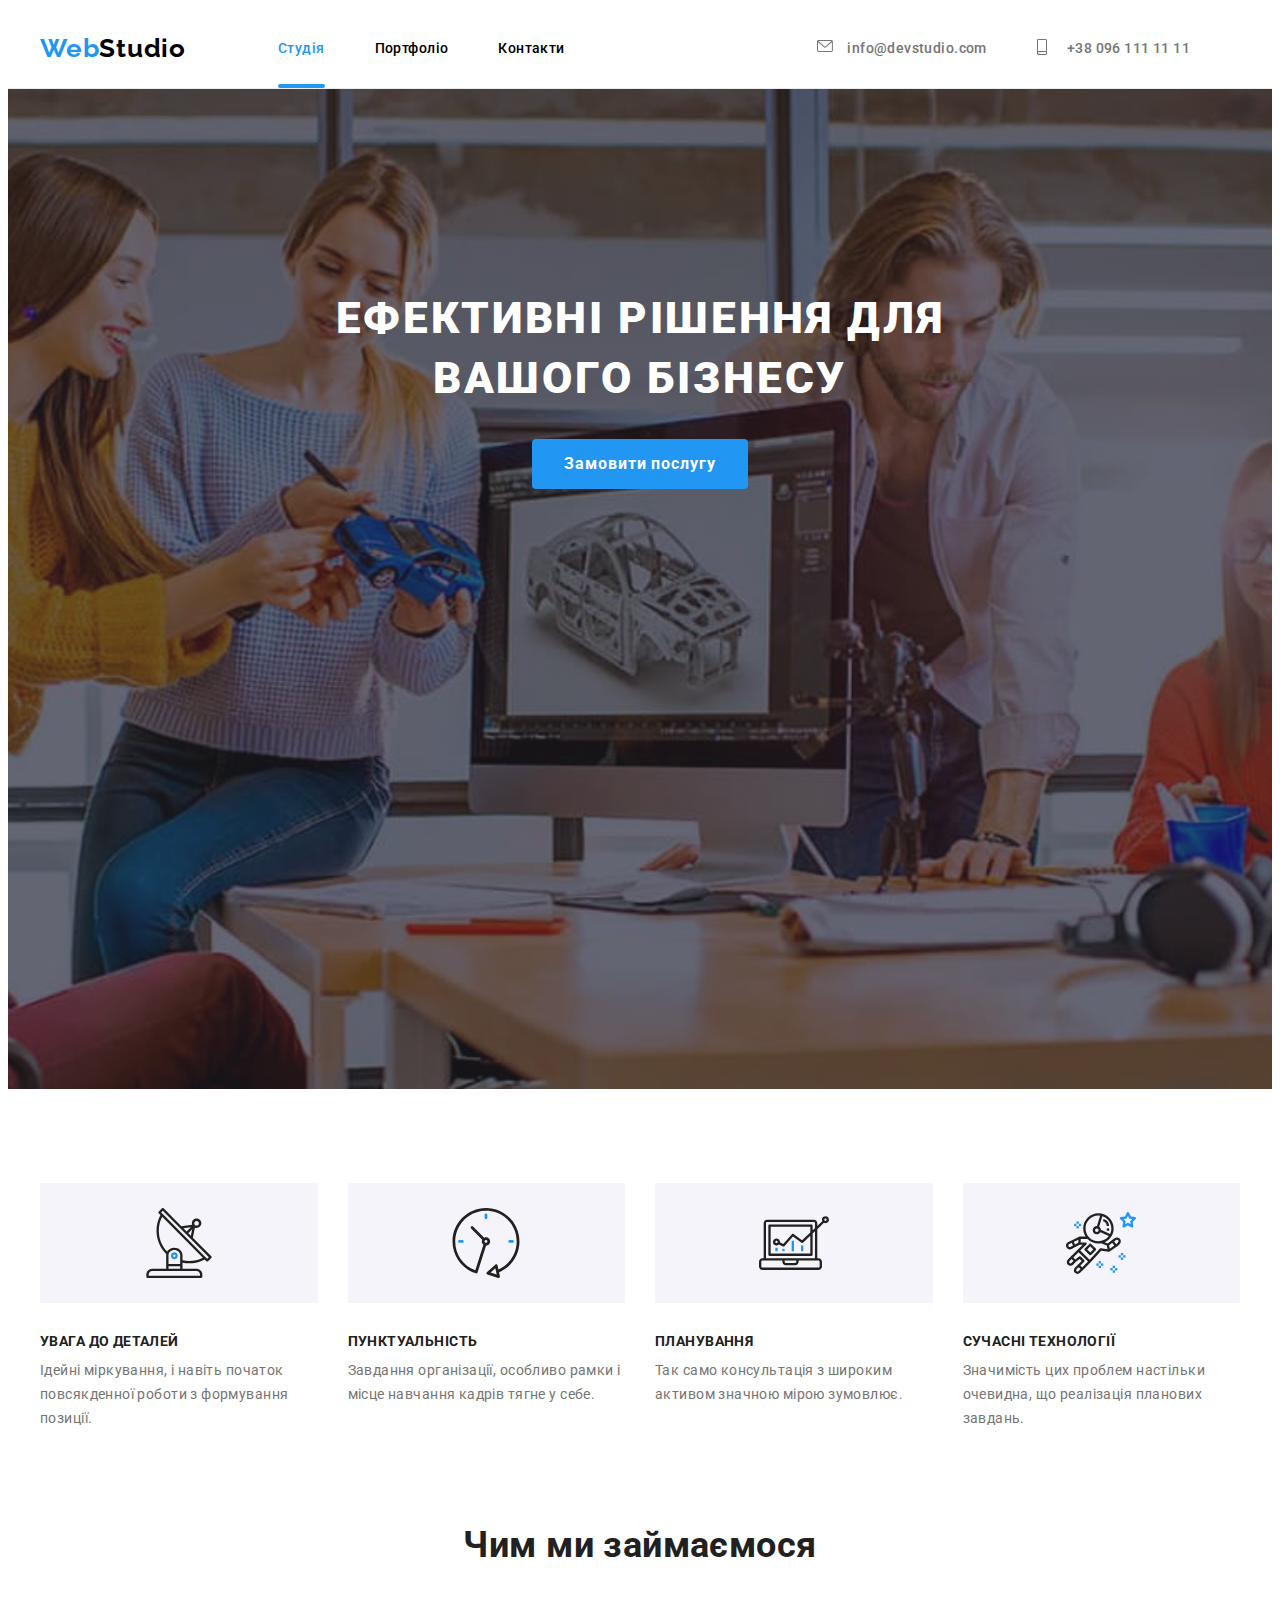
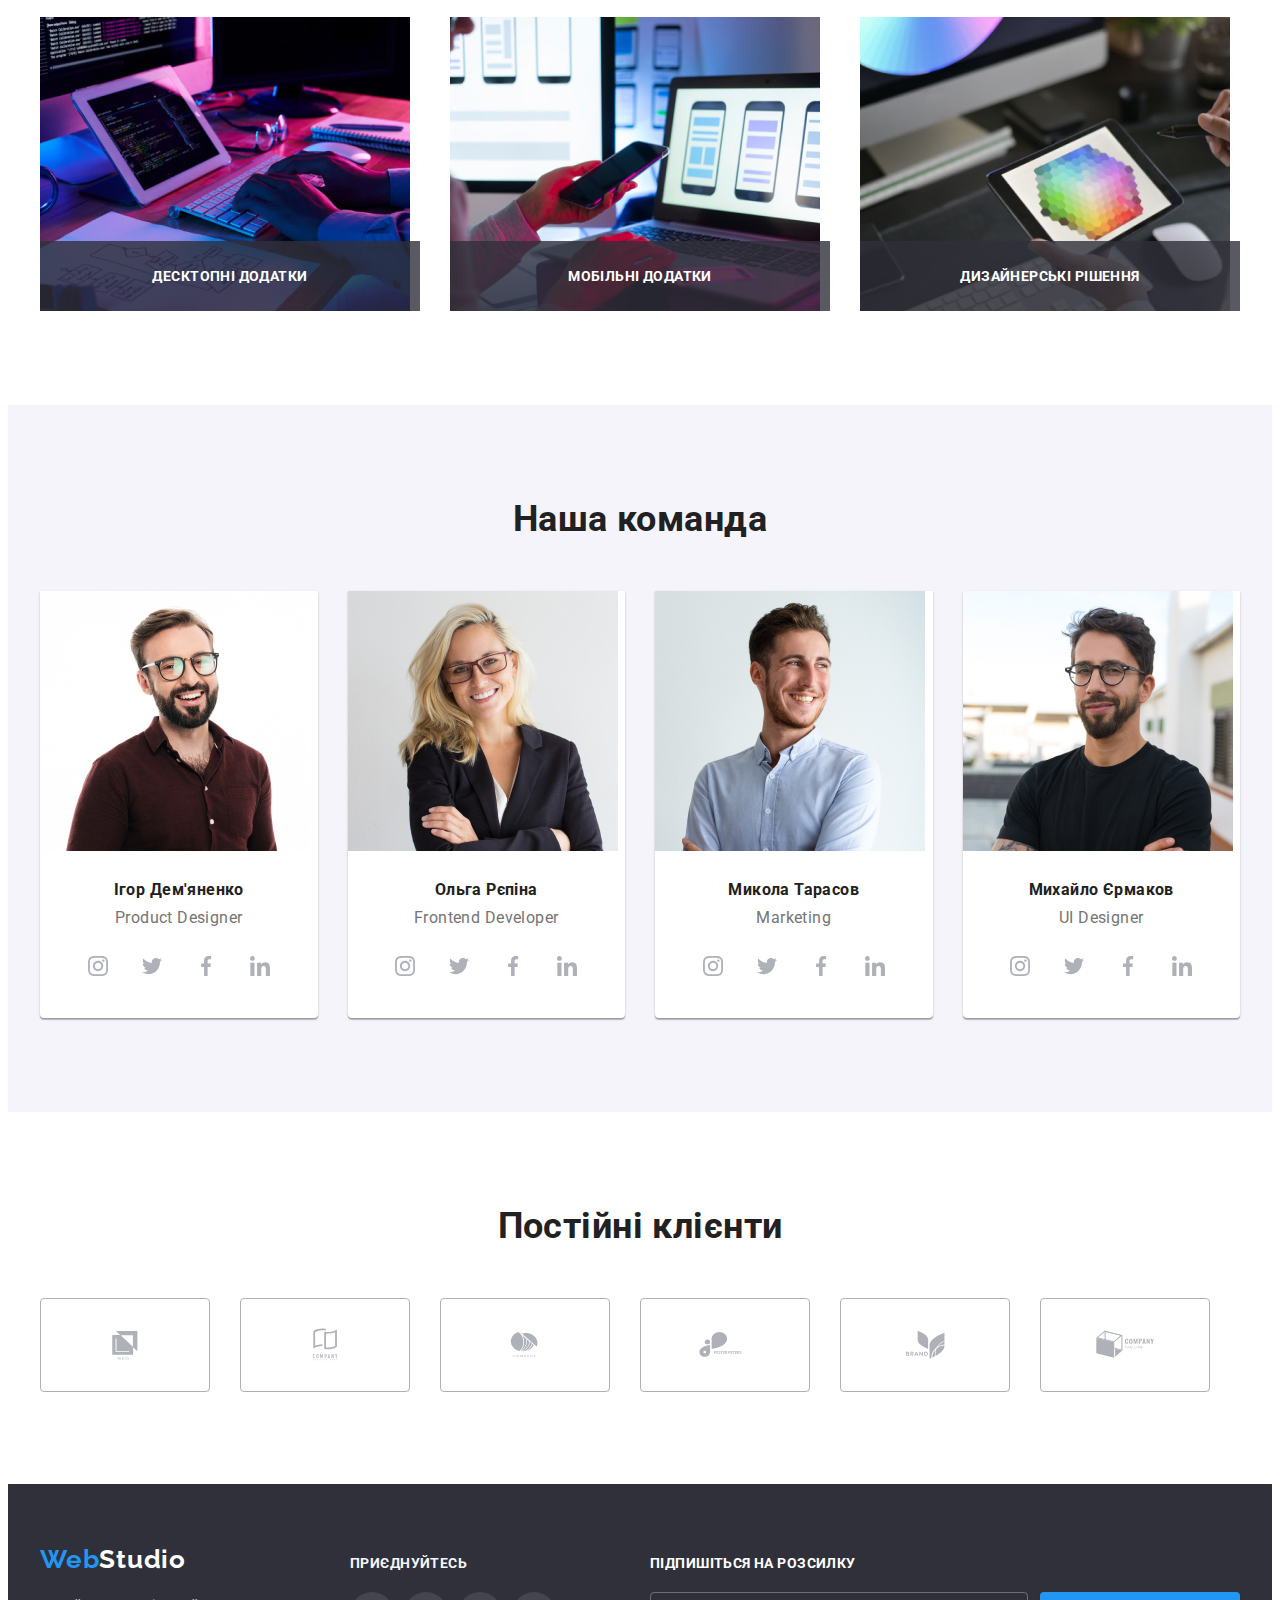
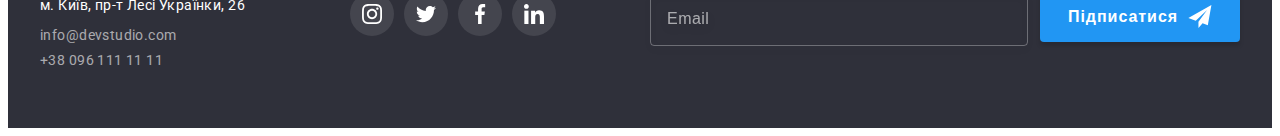
<file: index.html>
<!DOCTYPE html>
<html lang="uk">
<head>
    <meta charset="UTF-8">
    <meta http-equiv="X-UA-Compatible" content="IE=edge">
    <meta name="viewport" content="width=device-width, initial-scale=1.0">
    <link rel="stylesheet" href="https://cdnjs.cloudflare.com/ajax/libs/modern-normalize/1.1.0/modern-normalize.min.css" integrity="sha512-wpPYUAdjBVSE4KJnH1VR1HeZfpl1ub8YT/NKx4PuQ5NmX2tKuGu6U/JRp5y+Y8XG2tV+wKQpNHVUX03MfMFn9Q==" crossorigin="anonymous" referrerpolicy="no-referrer">
    <link rel="stylesheet" href="css/styles.css" type="text/css">
    <link href="https://fonts.googleapis.com/css2?family=Raleway:wght@700&family=Roboto:wght@400;500;700;900&display=swap" rel="stylesheet">
    <title>WebStudio</title>
</head>
<body>
    <header class="header">
        <div class="container header-container">
            <nav class="navigation">
                <a class="logo link" href="./index.html"><span lang="en">Web<span class="logo-part-header">Studio</span></span></a>
                <ul class="nav-list list">
                    <li class="nav-list-item"><a class="nav-link link current" href="./index.html">Студія</a></li>
                    <li class="nav-list-item"><a class="nav-link link" href="./portfolio.html">Портфоліо</a></li>
                    <li class="nav-list-item"><a class="nav-link link" href="#">Контакти</a></li>
                </ul>
            </nav>
                <ul class="contacts-list list">
                    <li class="contact-list-link contact-list-mail">
                        <a href="mailto:info@devstudio.com" class="contacts contact-icon link">
                            <svg class="contact-icon-mail">
                                <use href="./images/sprite.svg#email" width="16" height="12"></use>
                            </svg>info@devstudio.com
                        </a>
                    </li>
                    <li class="contact-list-link contact-list-number">
                        <a href="tel:+380961111111" class="contacts contact-icon link">
                            <svg class="contact-icon-number">
                                <use href="./images/sprite.svg#smartphone" width="10" height="16"></use>
                            </svg>+38 096 111 11 11
                        </a>
                    </li>
                </ul>
        </div>
    </header>
    <main>
        <section class="hero-section">
            <div class="container">
                <h1 class="hero-title">Ефективні рішення для вашого бізнесу</h1>
                <button type="button" class="main-btn" data-modal-open>Замовити послугу</button>
            </div>
        </section>
        <section class="section">
            <div class="container">
                <h2 class="visually-hidden">Переваги та послуги, які надає веб-сайт</h2>
                <ul class="about-hero list">
                    <li class="about-hero-card icon-antenna">
                        <h3 class="section-list-title">увага до деталей</h3>
                        <p class="section-list-text">
                            Ідейні міркування, і навіть початок повсякденної роботи з формування позиції.
                        </p>
                    </li>
                    <li class="about-hero-card icon-clock">
                        <h3 class="section-list-title">пунктуальність</h3>
                        <p class="section-list-text">
                            Завдання організації, особливо рамки і місце навчання кадрів тягне у себе.
                        </p>
                    </li>
                    <li class="about-hero-card icon-diagram">
                        <h3 class="section-list-title">планування</h3>
                        <p class="section-list-text">
                            Так само консультація з широким активом значною мірою зумовлює.
                        </p>
                    </li>
                    <li class="about-hero-card icon-astronaut">
                        <h3 class="section-list-title">сучасні технології</h3>
                        <p class="section-list-text">
                            Значимість цих проблем настільки очевидна, що реалізація планових завдань.
                        </p>
                    </li>
                </ul>
            </div>
        </section>
        <section class="about-section section">
            <div class="about container">
                <h2 class="section-title">Чим ми займаємося</h2>
                <ul class="about-list list">
                    <li class="about-card">
                        <div class="about-img">
                            <h3 class="about-img-title">десктопні додатки</h3>
                            <img src="./images/img1.jpg" alt="Робота над версткою" width="370" height="294">
                        </div>
                    </li>
                    <li class="about-card">
                        <div class="about-img">
                            <h3 class="about-img-title">мобільні додатки</h3>
                            <img src="./images/img2.jpg" alt="Робота над функціоналом застосунку" width="370" height="294">
                        </div>
                    </li>
                    <li class="about-card">
                        <div class="about-img">
                            <h3 class="about-img-title">дизайнерські рішення</h3>
                            <img src="./images/img3.jpg" alt="Робота над кольоровою гаммою" width="370" height="294">
                        </div>
                    </li>
                </ul>
            </div>
        </section>
        <section class="employees-section section">
            <div class="employees container">
                <h2 class="section-title">Наша команда</h2>
                <ul class="employees-list list">
                    <li class="employees-card">
                        <img src="./images/igor.jpg"
                            alt="Ігор Дем'яненко" width="270" height="260"
                        >
                        <div class="employees-content-wrapper">
                            <h3 class="section-hero">Ігор Дем'яненко</h3>
                            <p lang="en" class="section-text">Product Designer</p>
                            <ul class="social-list list">
                                <li class="social-list__item">
                                    <a class="social-list__item-link" href="#">
                                        <svg class="social-list__icon">
                                            <use href="./images/sprite.svg#instagram"></use>
                                        </svg>
                                    </a>
                                </li>
                                <li class="social-list__item">
                                    <a class="social-list__item-link" href="#">
                                        <svg class="social-list__icon">
                                            <use href="./images/sprite.svg#twitter"></use>
                                        </svg>
                                    </a>
                                </li>
                                <li class="social-list__item">
                                    <a class="social-list__item-link" href="#">
                                        <svg class="social-list__icon">
                                            <use href="./images/sprite.svg#facebook"></use>
                                        </svg>
                                    </a>
                                </li>
                                <li class="social-list__item">
                                    <a class="social-list__item-link" href="#">
                                        <svg class="social-list__icon">
                                            <use href="./images/sprite.svg#linkedin"></use>
                                        </svg>
                                    </a>
                                </li>
                            </ul>
                        </div>
                    </li>
                    <li class="employees-card">
                        <img src="./images/olga.jpg" 
                            alt="Ольга Рєпіна" width="270" height="260"
                        >
                        <div class="employees-content-wrapper">
                           <h3 class="section-hero">Ольга Рєпіна</h3>
                            <p lang="en" class="section-text">Frontend Developer</p> 
                            <ul class="social-list list">
                                <li class="social-list__item">
                                    <a class="social-list__item-link" href="#">
                                        <svg class="social-list__icon">
                                            <use href="./images/sprite.svg#instagram"></use>
                                        </svg>
                                    </a>
                                </li>
                                <li class="social-list__item">
                                    <a class="social-list__item-link" href="#">
                                        <svg class="social-list__icon">
                                            <use href="./images/sprite.svg#twitter"></use>
                                        </svg>
                                    </a>
                                </li>
                                <li class="social-list__item">
                                    <a class="social-list__item-link" href="#">
                                        <svg class="social-list__icon">
                                            <use href="./images/sprite.svg#facebook"></use>
                                        </svg>
                                    </a>
                                </li>
                                <li class="social-list__item">
                                    <a class="social-list__item-link" href="#">
                                        <svg class="social-list__icon">
                                            <use href="./images/sprite.svg#linkedin"></use>
                                        </svg>
                                    </a>
                                </li>
                            </ul>
                        </div>   
                    </li>
                    <li class="employees-card">
                        <img src="./images/mykola.jpg" 
                            alt="Микола Тарасов" width="270" height="260"
                        >
                        <div class="employees-content-wrapper">
                            <h3 class="section-hero">Микола Тарасов</h3>
                            <p lang="en" class="section-text">Marketing</p>
                            <ul class="social-list list">
                                <li class="social-list__item">
                                    <a class="social-list__item-link" href="#">
                                        <svg class="social-list__icon">
                                            <use href="./images/sprite.svg#instagram"></use>
                                        </svg>
                                    </a>
                                </li>
                                <li class="social-list__item">
                                    <a class="social-list__item-link" href="#">
                                        <svg class="social-list__icon">
                                            <use href="./images/sprite.svg#twitter"></use>
                                        </svg>
                                    </a>
                                </li>
                                <li class="social-list__item">
                                    <a class="social-list__item-link" href="#">
                                        <svg class="social-list__icon">
                                            <use href="./images/sprite.svg#facebook"></use>
                                        </svg>
                                    </a>
                                </li>
                                <li class="social-list__item">
                                    <a class="social-list__item-link" href="#">
                                        <svg class="social-list__icon">
                                            <use href="./images/sprite.svg#linkedin"></use>
                                        </svg>
                                    </a>
                                </li>
                            </ul>
                        </div>
                    </li>
                    <li class="employees-card">
                        <img src="./images/misha.jpg" 
                            alt="Михайло Єрмаков" width="270" height="260"
                        >
                        <div class="employees-content-wrapper">
                            <h3 class="section-hero">Михайло Єрмаков</h3>
                            <p lang="en" class="section-text">UI Designer</p>
                            <ul class="social-list list">
                                <li class="social-list__item">
                                    <a class="social-list__item-link" href="#">
                                        <svg class="social-list__icon">
                                            <use href="./images/sprite.svg#instagram"></use>
                                        </svg>
                                    </a>
                                </li>
                                <li class="social-list__item">
                                    <a class="social-list__item-link" href="#">
                                        <svg class="social-list__icon">
                                            <use href="./images/sprite.svg#twitter"></use>
                                        </svg>
                                    </a>
                                </li>
                                <li class="social-list__item">
                                    <a class="social-list__item-link" href="#">
                                        <svg class="social-list__icon">
                                            <use href="./images/sprite.svg#facebook"></use>
                                        </svg>
                                    </a>
                                </li>
                                <li class="social-list__item">
                                    <a class="social-list__item-link" href="#">
                                        <svg class="social-list__icon">
                                            <use href="./images/sprite.svg#linkedin"></use>
                                        </svg>
                                    </a>
                                </li>
                            </ul>
                        </div>
                    </li>
                </ul>
            </div>
        </section>
        <section class="section">
            <div class="container">
                <h2 class="section-title">Постійні клієнти</h2>
                <ul class="client-list list">
                    <li class="client-list-item">
                        <a href="#" class="client-list-link link">
                            <svg class="client-icon" width="106" height="60">
                                <use href="./images/sprite.svg#client-1"></use>
                            </svg>
                        </a>
                    </li>
                    <li class="client-list-item">
                        <a href="#" class="client-list-link link">
                            <svg class="client-icon" width="106" height="60">
                                <use href="./images/sprite.svg#client-2"></use>
                            </svg>
                        </a>
                    </li>
                    <li class="client-list-item">
                        <a href="#" class="client-list-link link">
                            <svg class="client-icon" width="106" height="60">
                                <use href="./images/sprite.svg#client-3"></use>
                            </svg>
                        </a>
                    </li>
                    <li class="client-list-item">
                        <a href="#" class="client-list-link link">
                            <svg class="client-icon" width="106" height="60">
                                <use href="./images/sprite.svg#client-4"></use>
                            </svg>
                        </a>
                    </li>
                    <li class="client-list-item">
                        <a href="#" class="client-list-link link">
                            <svg class="client-icon" width="106" height="60">
                                <use href="./images/sprite.svg#client-5"></use>
                            </svg>
                        </a>
                    </li>
                    <li class="client-list-item">
                        <a href="#" class="client-list-link link">
                            <svg class="client-icon" width="106" height="60">
                                <use href="./images/sprite.svg#client-6"></use>
                            </svg>
                        </a>
                    </li>
                </ul>
            </div>
        </section>
    </main>
    <footer class="footer">
       <div class="container address-social">
            <div>
                <a class="link logo-footer" href="./index.html"><span lang="en">Web<span class="logo-part-footer">Studio</span></span></a>
                <address>
                    <ul class="list">
                        <li class="footer-list-item">
                            <a href="#" class="address">м. Київ, пр-т Лесі Українки, 26</a>
                        </li>
                        <li class="footer-list-item">
                            <a href="mailto:info@devstudio.com"
                                class="contacts-footer contacts contact-mail link">info@devstudio.com</a>
                        </li>
                        <li class="footer-list-item">
                            <a href="tel:+380961111111" class="contacts-footer contacts contact-number link">+38 096 111 11 11</a>
                        </li>
                    </ul>
                </address>
            </div>
            <div class="social-footer">
                <div class="footer-social">
                    <h2 class="footer-title">приєднуйтесь</h2>
                    <ul class="social-list-footer list">
                        <li class="social-list-footer__item">
                            <a class="social-list-footer__item-link" href="#">
                                <svg class="social-list-footer__icon">
                                    <use href="./images/sprite.svg#instagram"></use>
                                </svg>
                            </a>
                        </li>
                        <li class="social-list-footer__item">
                            <a class="social-list-footer__item-link" href="#">
                                <svg class="social-list-footer__icon">
                                    <use href="./images/sprite.svg#twitter"></use>
                                </svg>
                            </a>
                        </li>
                        <li class="social-list-footer__item">
                            <a class="social-list-footer__item-link" href="#">
                                <svg class="social-list-footer__icon">
                                    <use href="./images/sprite.svg#facebook"></use>
                                </svg>
                            </a>
                        </li>
                        <li class="social-list-footer__item">
                            <a class="social-list-footer__item-link" href="#">
                                <svg class="social-list-footer__icon">
                                    <use href="./images/sprite.svg#linkedin"></use>
                                </svg>
                            </a>
                        </li>
                    </ul>
                </div>
                <form name="subscription" class="subscription">
                    <p class="sub-label">підпишіться на розсилку</p>
                    <div class="sub">
                        <input type="email" name="email" placeholder="Email" class="sub-input">
                        <button type="submit" class="sub-btn">
                            Підписатися
                            <svg width="24" height="24" class="sub-icon">
                                <use href="./images/sprite.svg#send"></use>
                            </svg>
                        </button>
                    </div>
                </form>
            </div>
       </div>
    </footer>
    <div class="backdrop is-hidden" data-modal>
        <div class="modal">
            <button class="modal-close-btn" type="button" data-modal-close>
                <svg class="modal-close-icon" width="18" height="18">
                    <use href="./images/sprite.svg#close"></use>
                </svg>
            </button>
            <form class="contact-form">
                <p class="contact-form-title">Залиште свої дані, ми вам передзвонимо</p>
                <label class="contact-form-field">
                    <span class="contact-form-label">Ім'я</span>
                    <span class="contact-form-input-wrapper">
                        <input type="text" name="user-name" class="contact-form-input">
                        <svg class="contact-form-icon" width="18" height="18">
                            <use href="./images/sprite.svg#person-black"></use>
                        </svg>
                    </span>
                </label>
                <label class="contact-form-field">
                    <span class="contact-form-label">Телефон</span>
                    <span class="contact-form-input-wrapper">
                        <input type="tel" name="user-phone" class="contact-form-input">
                        <svg class="contact-form-icon" width="18" height="18">
                            <use href="./images/sprite.svg#phone-black"></use>
                        </svg>
                    </span> 
                </label>
                <label class="contact-form-field">
                    <span class="contact-form-label">Пошта</span>
                    <span class="contact-form-input-wrapper">
                        <input type="email" name="user-email" class="contact-form-input">
                        <svg class="contact-form-icon" width="18" height="18">
                            <use href="./images/sprite.svg#email-black"></use>
                        </svg>
                    </span>
                </label>
                <label class="contact-form-field">
                    <span class="contact-form-label">Коментар</span>
                    <textarea name="user-message" placeholder="Введіть текст" class="contact-form-message"></textarea>
                </label>
                <div class="contact-form-checkbox-wrapper">
                    <input name="accept-policy" type="checkbox" class="contact-form-checkbox" id="policy-checkbox" required>
                    <label for="policy-checkbox" class="contact-form-label-checkbox">Погоджуюся з розсилкою та приймаю <a href="#" class="contact-form-link">Умови договору</a></label>
                </div>
                <button type="submit" class="contact-form-submit-btn">Відправити</button>
            </form>
        </div>
    </div>
<script src="./js/modal.js"></script>
</body>
</html>
</file>
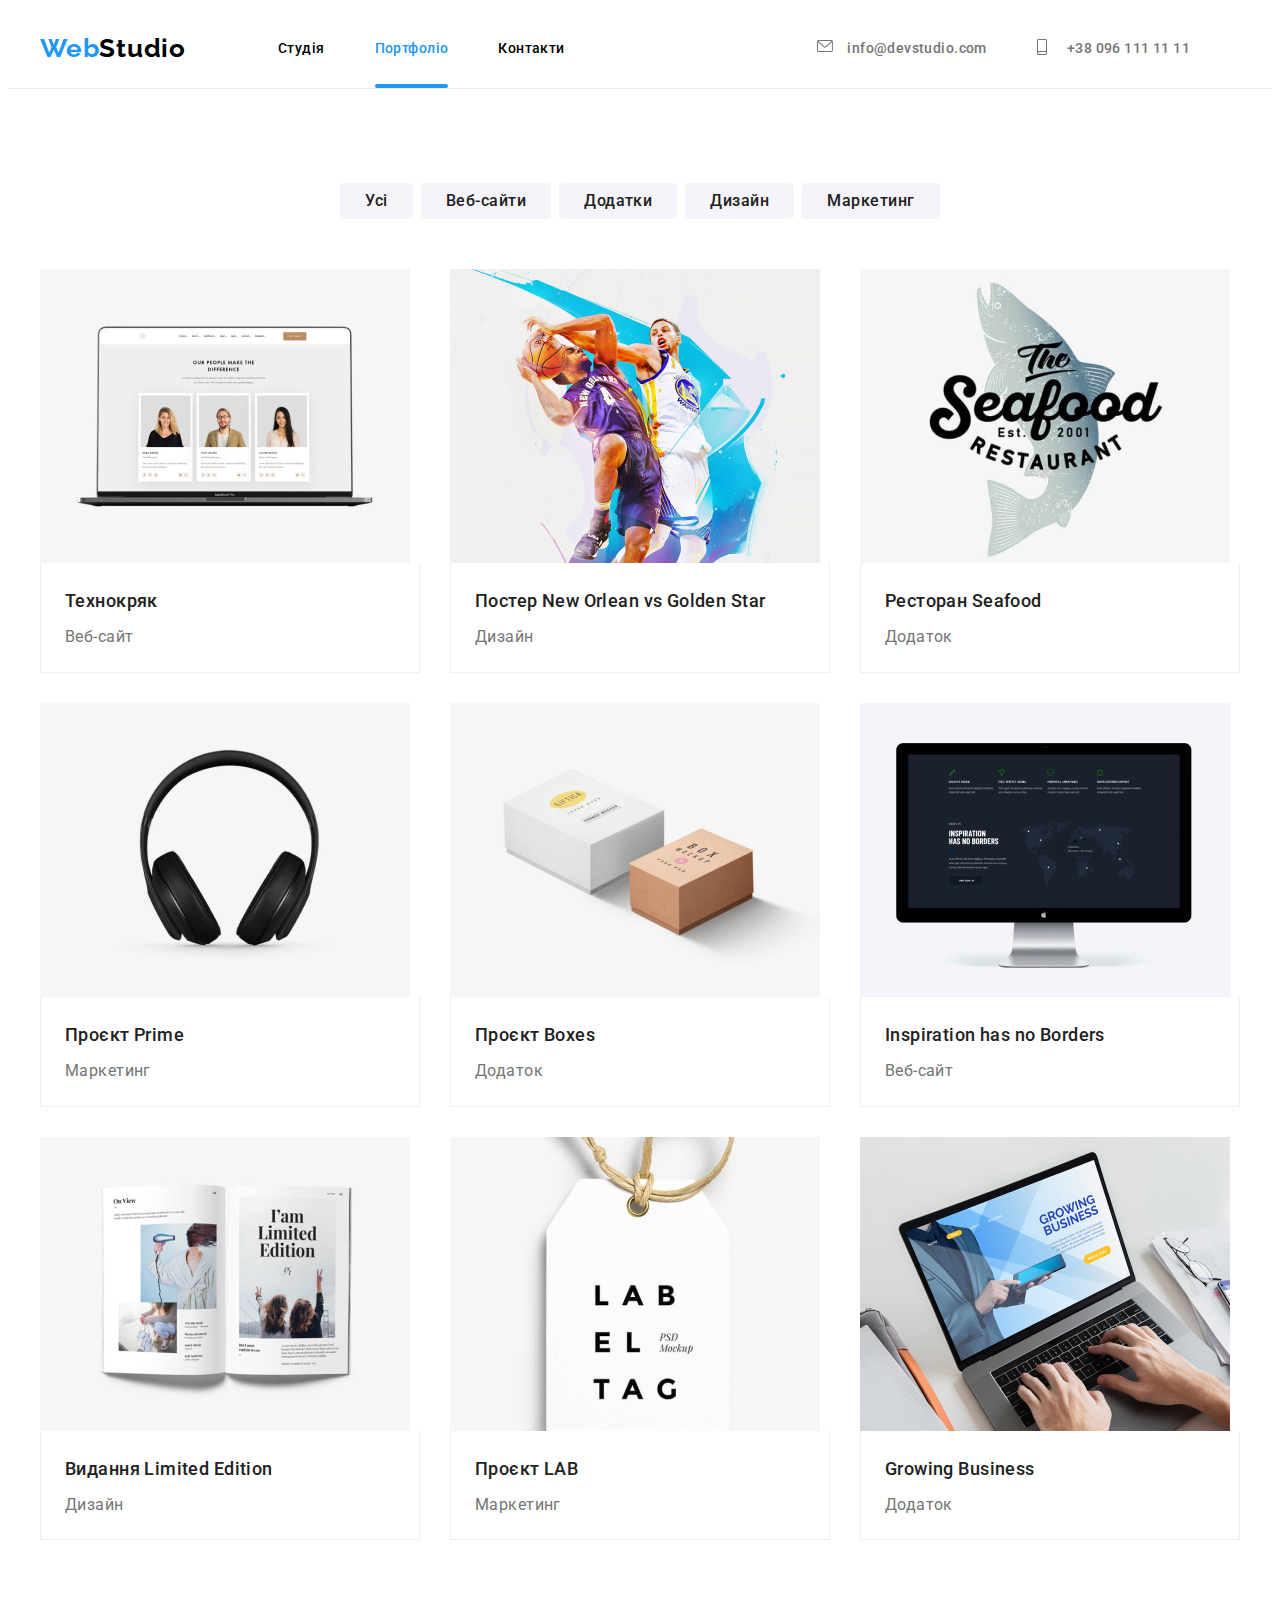
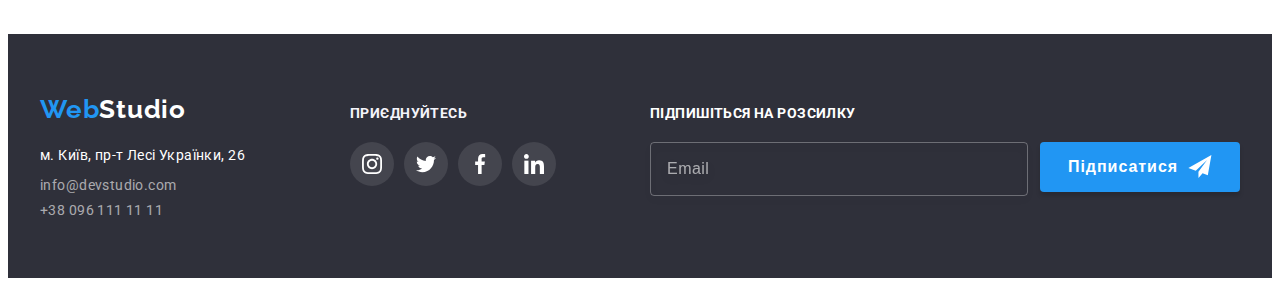
<file: portfolio.html>
<!DOCTYPE html>
<html lang="uk">

<head>
    <meta charset="UTF-8">
    <meta http-equiv="X-UA-Compatible" content="IE=edge">
    <meta name="viewport" content="width=device-width, initial-scale=1.0">
    <link rel="stylesheet" href="https://cdnjs.cloudflare.com/ajax/libs/modern-normalize/1.1.0/modern-normalize.min.css" integrity="sha512-wpPYUAdjBVSE4KJnH1VR1HeZfpl1ub8YT/NKx4PuQ5NmX2tKuGu6U/JRp5y+Y8XG2tV+wKQpNHVUX03MfMFn9Q==" crossorigin="anonymous" referrerpolicy="no-referrer">
    <link rel="stylesheet" href="css/styles.css">
    <link
        href="https://fonts.googleapis.com/css2?family=Raleway:wght@700&family=Roboto:wght@400;500;700;900&display=swap"
        rel="stylesheet">
    <title>Портфоліо</title>
</head>

<body>
    <header class="header">
        <div class="container header-container">
            <nav class="navigation">
                <a class="logo link" href="./index.html"><span lang="en">Web<span class="logo-part-header">Studio</span></span></a>
                <ul class="nav-list list">
                    <li class="nav-list-item"><a class="nav-link link" href="./index.html">Студія</a></li>
                    <li class="nav-list-item"><a class="nav-link link current" href="./portfolio.html">Портфоліо</a></li>
                    <li class="nav-list-item"><a class="nav-link link" href="#">Контакти</a></li>
                </ul>
            </nav>
            <ul class="contacts-list list">
                <li class="contact-list-link contact-list-mail">
                    <a href="mailto:info@devstudio.com" class="contacts contact-icon link">
                        <svg class="contact-icon-mail">
                            <use href="./images/sprite.svg#email" width="16" height="12"></use>
                        </svg>info@devstudio.com
                    </a>
                </li>
                <li class="contact-list-link contact-list-number">
                    <a href="tel:+380961111111" class="contacts contact-icon link">
                        <svg class="contact-icon-number">
                            <use href="./images/sprite.svg#smartphone" width="10" height="16"></use>
                        </svg>+38 096 111 11 11
                    </a>
                </li>
            </ul>
        </div>

    </header>
    <main>
        <section class="section">
            <div class="container">
                <h1 class="visually-hidden">Прихований заголовок</h1>
                <ul class="gallery-nav-list list">
                    <li class="gallery-nav-list-item">
                        <button class="main-btn-list" type="button">Усі</button>
                    </li>
                    <li class="gallery-nav-list-item">
                        <button class="main-btn-list" type="button">Веб-сайти</button>
                    </li>
                    <li class="gallery-nav-list-item">
                        <button class="main-btn-list" type="button">Додатки</button>
                    </li>
                    <li class="gallery-nav-list-item">
                        <button class="main-btn-list" type="button">Дизайн</button>
                    </li>
                    <li class="gallery-nav-list-item">
                        <button class="main-btn-list" type="button">Маркетинг</button>
                    </li>
                </ul>
                <ul class="gallery-list list">
                    <li class="gallery-card">
                        <a href="#" class="gallery-card-link link-list">
                            <div class="sliding">
                                <img src="./images/techno.jpg" alt="розгорнутий ноутбук" width="370" height:="294">
                                <div class="sliding-box">
                                    <p class="sliding-text">
                                        Ресурс пропонує комплексні пропозиції з різним рівнем функціоналу та сервісів. Все це дозволить відвідувачу отримати
                                        вичерпні відомості про компанію чи приватну особу.
                                    </p>
                                </div>
                            </div>
                            <div class="gallery-content-wrapper">
                                <h2 class="project-title">Технокряк</h2>
                                <p class="project-text">Веб-сайт</p>
                            </div>
                        </a>
                    </li>
                    <li class="gallery-card">
                        <a href="#" class="gallery-card-link link-list">
                            <div class="sliding">
                                <img src="./images/poster.jpg" alt="два баскетболіста" width="370" height="294">
                                <div class="sliding-box">
                                    <p class="sliding-text">
                                        Lorem ipsum dolor sit amet consectetur adipisicing elit. Praesentium eligendi suscipit, iure autem magnam quidem odio? Tempora porro fugit eligendi voluptates, odio culpa quo fuga!
                                    </p>
                                </div>
                            </div>
                            <div class="gallery-content-wrapper">
                                <h2 class="project-title">Постер <span lang="en">New Orlean vs Golden Star</span></h2>
                                <p class="project-text">Дизайн</p>
                            </div>
                        </a>
                    </li>
                    <li class="gallery-card">
                        <a href="#" class="gallery-card-link link-list">
                            <div class="sliding">
                                <img src="./images/restourant.jpg" alt="риба" width="370" height="294">
                                <div class="sliding-box">
                                    <p class="sliding-text">
                                        Lorem ipsum dolor sit amet consectetur adipisicing elit. Praesentium eligendi suscipit, iure autem magnam quidem odio? Tempora porro fugit eligendi voluptates, odio culpa quo fuga!
                                    </p>
                                </div>
                            </div>
                            <div class="gallery-content-wrapper">
                                <h2 class="project-title">Ресторан <span lang="en">Seafood</span></h2>
                                <p class="project-text">Додаток</p>
                            </div>
                        </a>
                    </li>
                    <li class="gallery-card">
                        <a href="#" class="gallery-card-link link-list">
                            <div class="sliding">
                                <img src="./images/prime.jpg" alt="навушники" width="370" height="294">
                                <div class="sliding-box">
                                    <p class="sliding-text">
                                        Lorem ipsum dolor sit amet consectetur adipisicing elit. Praesentium eligendi suscipit, iure autem magnam quidem odio? Tempora porro fugit eligendi voluptates, odio culpa quo fuga!
                                    </p>
                                </div>
                            </div>
                            <div class="gallery-content-wrapper">
                                <h2 class="project-title">Проєкт <span lang="en">Prime</span></h2>
                                <p class="project-text">Маркетинг</p>
                            </div>
                        </a>
                    </li>
                    <li class="gallery-card">
                        <a href="#" class="gallery-card-link link-list">
                            <div class="sliding">
                                <img src="./images/boxes.jpg" alt="дві коробки" width="370" height="294">
                                <div class="sliding-box">
                                    <p class="sliding-text">
                                        Lorem ipsum dolor sit amet consectetur adipisicing elit. Praesentium eligendi suscipit, iure autem magnam quidem odio? Tempora porro fugit eligendi voluptates, odio culpa quo fuga!
                                    </p>
                                </div>
                            </div>
                            <div class="gallery-content-wrapper">
                                <h2 class="project-title">Проєкт <span lang="en">Boxes</span></h2>
                                <p class="project-text">Додаток</p>
                            </div>
                        </a>
                    </li>
                    <li class="gallery-card">
                        <a href="#" class="gallery-card-link link-list">
                            <div class="sliding">
                                <img src="./images/borders.jpg" alt="монітор комп'єтера" width="370" height="294">
                                <div class="sliding-box">
                                    <p class="sliding-text">
                                        Lorem ipsum dolor sit amet consectetur adipisicing elit. Praesentium eligendi suscipit, iure autem magnam quidem odio? Tempora porro fugit eligendi voluptates, odio culpa quo fuga!
                                    </p>
                                </div>
                            </div>
                            <div class="gallery-content-wrapper">
                                <h2 class="project-title"><span lang="en">Inspiration has no Borders</span></h2>
                                <p class="project-text">Веб-сайт</p>
                            </div>
                        </a>
                    </li>
                    <li class="gallery-card">
                        <a href="#" class="gallery-card-link link-list">
                            <div class="sliding">
                                <img src="./images/edition.jpg" alt="журнал" width="370" height="294">
                                <div class="sliding-box">
                                    <p class="sliding-text">
                                        Lorem ipsum dolor sit amet consectetur adipisicing elit. Praesentium eligendi suscipit, iure autem magnam quidem odio? Tempora porro fugit eligendi voluptates, odio culpa quo fuga!
                                    </p>
                                </div>
                            </div>
                            <div class="gallery-content-wrapper">
                                <h2 class="project-title">Видання <span lang="en">Limited Edition</span></h2>
                                <p class="project-text">Дизайн</p>
                            </div>
                        </a>
                    </li>
                    <li class="gallery-card">
                        <a href="#" class="gallery-card-link link-list">
                            <div class="sliding">
                                <img src="./images/lab.jpg" alt="бірка" width="370" height="294">
                                <div class="sliding-box">
                                    <p class="sliding-text">
                                        Lorem ipsum dolor sit amet consectetur adipisicing elit. Praesentium eligendi suscipit, iure autem magnam quidem odio? Tempora porro fugit eligendi voluptates, odio culpa quo fuga!
                                    </p>
                                </div>
                            </div>
                            <div class="gallery-content-wrapper">
                                <h2 class="project-title">Проєкт <span lang="en">LAB</span></h2>
                                <p class="project-text">Маркетинг</p>
                            </div>
                        </a>
                    </li>
                    <li class="gallery-card">
                        <a href="#" class="gallery-card-link link-list">
                            <div class="sliding">
                                <img src="./images/growing.jpg" alt="ноутбук" width="370" height="294">
                                <div class="sliding-box">
                                    <p class="sliding-text">
                                        Lorem ipsum dolor sit amet consectetur adipisicing elit. Praesentium eligendi suscipit, iure autem magnam quidem odio? Tempora porro fugit eligendi voluptates, odio culpa quo fuga!
                                    </p>
                                </div>
                            </div>
                            <div class="gallery-content-wrapper">
                                <h2 class="project-title"><span lang="en">Growing Business</span></h2>
                                <p class="project-text">Додаток</p>
                            </div>
                        </a>
                    </li>
                </ul>
            </div>
        </section>
    </main>
<footer class="footer">
    <div class="container address-social">
        <div>
            <a class="link logo-footer" href="./index.html"><span lang="en">Web<span
                        class="logo-part-footer">Studio</span></span></a>
            <address>
                <ul class="list">
                    <li class="footer-list-item">
                        <a href="#" class="address">м. Київ, пр-т Лесі Українки, 26</a>
                    </li>
                    <li class="footer-list-item">
                        <a href="mailto:info@devstudio.com"
                            class="contacts-footer contacts contact-mail link">info@devstudio.com</a>
                    </li>
                    <li class="footer-list-item">
                        <a href="tel:+380961111111" class="contacts-footer contacts contact-number link">+38 096 111 11
                            11</a>
                    </li>
                </ul>
            </address>
        </div>
        <div class="social-footer">
            <div class="footer-social">
                <h2 class="footer-title">приєднуйтесь</h2>
                <ul class="social-list-footer list">
                    <li class="social-list-footer__item">
                        <a class="social-list-footer__item-link" href="#">
                            <svg class="social-list-footer__icon">
                                <use href="./images/sprite.svg#instagram"></use>
                            </svg>
                        </a>
                    </li>
                    <li class="social-list-footer__item">
                        <a class="social-list-footer__item-link" href="#">
                            <svg class="social-list-footer__icon">
                                <use href="./images/sprite.svg#twitter"></use>
                            </svg>
                        </a>
                    </li>
                    <li class="social-list-footer__item">
                        <a class="social-list-footer__item-link" href="#">
                            <svg class="social-list-footer__icon">
                                <use href="./images/sprite.svg#facebook"></use>
                            </svg>
                        </a>
                    </li>
                    <li class="social-list-footer__item">
                        <a class="social-list-footer__item-link" href="#">
                            <svg class="social-list-footer__icon">
                                <use href="./images/sprite.svg#linkedin"></use>
                            </svg>
                        </a>
                    </li>
                </ul>
            </div>
            <form name="subscription" class="subscription">
                <p class="sub-label">підпишіться на розсилку</p>
                <div class="sub">
                    <input type="email" name="email" placeholder="Email" class="sub-input">
                    <button type="submit" class="sub-btn">
                        Підписатися
                        <svg width="24" height="24" class="sub-icon">
                            <use href="./images/sprite.svg#send"></use>
                        </svg>
                    </button>
                </div>
            </form>
        </div>
    </div>
</footer>
</body>

</html>
</file>
<file: css/styles.css>
:root {
    --primary-color: #212121; 
    --secondary-text-color: #757575;
    --button-bg-color: #2196F3;
    --hover-focus-btn-bg-color: #188CE8;
    --white-color: #fff;
    --btn-bg-color: #F5F4FA;
    --logo-secondary-color: #000000;
    --bg-color: #2F303A;   
    --hidden-title: hidden;
    --timing-function: cubic-bezier(0.4, 0, 0.2, 1);
    --primary-fonts: 'Roboto', sans-serif;
    --second-fonts: 'Raleway', sans-serif;
}
body {
    font-family: var(--primary-fonts);
    font-size: 14px;
    letter-spacing: 0.03em;
    color: var(--primary-color);
    background-color: var(--white-color);
}
h1, h2, h3, h4, h5, h6, p {
    margin-top: 0;
    margin-bottom: 0;
}
ol,ul {
    margin-top: 0;
    margin-bottom: 0;
    padding-left: 0;
}
img {
    display: block;
    max-width: 100%;
    height: auto;
}
.list {
    list-style: none;
}
.link {
    text-decoration: none;
}
.nav-link {
    position: relative;
    font-weight: 500;
    color: var(--primary-color);
    transition: color 250ms var(--timing-function);
}
.current::after  {
    content: "";
    bottom: 0;
    position: absolute;
    display: block;
    width: 100%;
    height: 4px;
    background-color: #2196F3;
    border-radius: 2px;
}
.container {
    width: 1200px;
    padding-left: 15px;
    padding-right: 15px;
    margin-left: auto;
    margin-right: auto;
}
.section {
    padding-top: 94px;
    padding-bottom: 94px;
}
/* header */
.header {
    border-bottom: 1px solid #ECECEC;
}
.header-container {
    display: flex;
    align-items: center;
}
.navigation {
    display: flex;
    align-items: center;
}
.gallery-nav {
    display: flex;
    margin-left: auto;
    margin-right: auto;
}
.gallery-nav-list {
    display: flex;
    align-items: center;
    margin-bottom: 50px;
    justify-content: center;
}
.nav-list {
    display: flex;
    align-items: center;
}
.logo {
    margin-right: 92px;
    font-family: var(--second-fonts);
    font-weight: 700;
    font-size: 26px;
    letter-spacing: 0.03em;
    color: var(--button-bg-color);
}
.logo-part-header {
    color: var(--logo-secondary-color);
}
.nav-list-item:not(:last-child) {
    margin-right: 50px;
}
.nav-link {
    font-weight: 500;
    display: block;
    padding-top: 32px;
    padding-bottom: 32px;
    color: var(--logo-secondary-color);
}
.nav-link.current {
    color: var(--button-bg-color);
} 
.nav-link:hover,
.nav-link:focus {
    outline: none;
    color: var(--button-bg-color);
}
.main-btn {
    min-width: 216px;
    min-height: 50px;
    padding: 10px 32px;
    font-family: inherit;
    font-weight: 700;
    font-size: 16px;
    line-height: 1.36;
    letter-spacing: 0.06em;
    cursor: pointer;
    color: var(--white-color);
    background-color: var(--button-bg-color);
    border: none;
    border-radius: 4px;
    transition: background-color 250ms var(--timing-function);
}
.main-btn:hover,
.main-btn:focus {
    background-color: var(--hover-focus-btn-bg-color);
}
.main-btn-list {
    font-weight: 500;
    font-family: inherit;
    font-size: 16px;
    line-height: 1.5;
    letter-spacing: 0.06em;
    cursor: pointer;
    letter-spacing: 0.03em;
    color: var(--primary-color);
    background-color: var(--btn-bg-color);
    border: none;
    border-radius: 4px;
    padding: 6px 25px;
    transition: color 250ms var(--timing-function), background-color 250ms var(--timing-function), box-shadow 250ms var(--timing-function);
}
.main-btn-list:hover,
.main-btn-list:focus {
    outline: none;
    color: var(--white-color);
    background-color: var(--button-bg-color);
    box-shadow: 0px 3px 1px rgba(0, 0, 0, 0.1), 0px 1px 2px rgba(0, 0, 0, 0.08), 0px 2px 2px rgba(0, 0, 0, 0.12);
}
.visually-hidden {
    position: absolute;
    width: 1px;
    height: 1px;
    margin: -1px;
    border: 0;
    padding: 0;
    white-space: nowrap;
    clip-path: inset(100%);
    clip: rect(0 0 0 0);
    overflow: hidden;
}
.link-list {
    text-decoration: none;
    color: inherit;
}
.contacts-list {
    display: flex;
    align-items: center;
    margin-left: auto;
}
.contact-list-link {
    display: block;
}
.contacts {
    display: flex;
    align-items: center;
}
.contact-list-mail {
    margin-right: 50px;
    display: flex;
    justify-content: center;
    align-items: center;
}
.contact-list-number {
    min-width: min-content;
    margin-right: 50px;
    display: flex;
    justify-content: center;
    align-items: center;
}
.contact-list-mail:hover .contact-icon-mail,
.contact-list-number:hover .contact-icon-number {
    outline: none;
    fill: #2196F3;
}
.contact-icon-mail {
    width: 20px;
    height: 20px;
    margin-right: 10px;
    padding-top: 4px;
    fill: var(--secondary-text-color);
    transition: fill 250ms var(--timing-function);
}
.contact-icon-number {
    width: 20px;
    height: 20px;
    margin-right: 10px;
    padding-top: 2px;
    fill: var(--secondary-text-color);
    transition: fill 250ms var(--timing-function);
}
.contact {
    margin-left: auto;
}
.contacts {
    font-style: normal;
    font-weight: 500;
    color: var(--secondary-text-color);
    transition: color 250ms var(--timing-function);
}
.contacts:hover,
.address:hover {
    outline: none;
    color: var(--button-bg-color);
}
/* main */
.hero-section {
    text-align: center;
    padding: 200px 0;
    height: 600px;
    max-width: 1600px;
    margin-left: auto;
    margin-right: auto;
    background-color: var(--bg-color);
    background-image: linear-gradient( rgba(47, 48, 58, 0.4), 
        rgba(47, 48, 58, 0.4)), url(../images/Img.jpg);
    background-repeat: no-repeat;
    background-size: cover;
    background-position: center;
}
.hero-title {
    width: 696px;
    margin: 0 auto;
    margin-bottom: 30px;
    font-weight: 900;
    font-size: 44px;
    line-height: 1.36;
    letter-spacing: 0.06em;
    color: var(--white-color);
    text-transform: uppercase;
}
.section-title {
    font-size: 36px;
    line-height: 1.16;
    color: var(--title-color);
    margin-bottom: 50px;
    text-align: center;
}
.employees-list {
    display: flex;
    margin-left: -30px;
    margin-top: -30px;
}
.employees-card {
    flex-basis: calc((100% - 120px)/4);
    margin-left: 30px;
    margin-top: 30px;
    box-shadow: 0px 1px 3px rgba(0, 0, 0, 0.12), 0px 1px 1px rgba(0, 0, 0, 0.14), 0px 2px 1px rgba(0, 0, 0, 0.2);
    border-radius: 0px 0px 4px 4px;
    background-color: #fff;
}
.employees-content-wrapper {
    padding-top: 30px;
    padding-bottom: 30px;
    text-align: center;
}
.employees-section {
    background-color: var(--btn-bg-color);
}
.section-hero {
    margin-bottom: 10px;
    font-size: 16px;
    line-height: 1.18;
    color: var(--primary-color)
}
.section-list-title {
    margin-bottom: 10px;
    font-size: 14px;
    line-height: 1.16;
    color: var(--title-color);
    text-transform: uppercase;
}
.section-list-text {
    line-height: 1.71;
    color: var(--secondary-text-color);
}
.section-text {
    font-size: 16px;
    line-height: 1.18;
    color: var(--secondary-text-color);
    margin-bottom: 16px;
}
.about-section{
    padding-top: 0;
}
.about {
    text-align: center;
}
.about-hero {
    display: flex;
    margin-left: -30px;
    margin-top: -30px;
}
.about-hero-card {
    flex-basis: calc((100% - 120px)/4);
    margin-left: 30px;
    margin-top: 30px;
}
.about-hero-card::before {
    content: "";
    display: block;
    height: 120px;
    background-repeat: no-repeat;
    background-position: center;
    background-color: #F5F4FA;
    margin-bottom: 30px;
}
.icon-antenna::before {
    background-image: url("../images/antenna.svg");
}
.icon-clock::before {
    background-image: url("../images/clock.svg");
}
.icon-diagram::before {
    background-image: url("../images/diagram.svg");
}
.icon-astronaut::before {
    background-image: url("../images/astronaut.svg");
}
.about-list {
    display: flex;
    margin-left: -30px;
    margin-top: -30px;
}
.about-card {
    flex-basis: calc((100% - 90px)/3);
    margin-left: 30px;
    margin-top: 30px;
}
.about-img {
    position: relative;
}
.about-img-title {
    display: block;
    position: absolute;
    bottom: 0;
    padding-top: 27px;
    padding-bottom: 27px;
    font-size: 14px;
    line-height: 1.16;
    color: var(--white-color);
    text-transform: uppercase;
    width: 100%;
    background-color: rgba(47, 48, 58, 0.8);
}
.gallery-nav-list-item:not(:last-child) {
    margin-right: 8px;
}
.gallery-card-link {
    display: block;
    transition: box-shadow 250ms var(--timing-function);
}
.gallery-card-link:hover,
.gallery-card-link:focus {
    box-shadow: 0px 1px 1px rgba(0, 0, 0, 0.12), 0px 4px 4px rgba(0, 0, 0, 0.06), 1px 4px 6px rgba(0, 0, 0, 0.16);
}
.gallery-list {
    display: flex;
    flex-wrap: wrap;
    margin-left: -30px;
    margin-top: -30px;
}
.gallery-card {
    position: relative;
    flex-basis: calc((100% - 90px) / 3);
    margin-left: 30px;
    margin-top: 30px;
    
}
.sliding {
    position: relative;
    overflow: hidden;
}
.sliding-box {
    position: absolute;
    width: 370px;
    height: 294px;
    transition: transform 250ms var(--timing-function);
}
.sliding-text {
    width: 370px;
    height: 294px;
    padding: 63px 24px;
    font-weight: 400;
    font-size: 18px;
    line-height: 1.5;
    letter-spacing: 0.03em;
    color: #FFFFFF;
    background: rgba(33, 150, 243, 0.9);
}
.gallery-card:hover .sliding-box {
    transform: translateY(-295px);
}
.gallery-content-wrapper {
    padding: 20px 24px 20px 24px;
    border: 1px solid #EEEEEE;
    border-top: none;
}
.project-title {
    font-weight: 500;
    font-size: 18px;
    line-height: 2;
    color: var(--primary-color);
    margin-bottom: 4px;
}
.project-text {
    font-size: 16px;
    line-height: 1.8;
    color: var(--secondary-text-color);
}
.social-list {
    display: flex;
    justify-content: center;
    margin: 0 auto;
}
.social-list__item-link {
    display: flex;
    justify-content: center;
    align-items: center;
    width: 44px;
    height: 44px;
    border-radius: 50%;
    background-color: #fff;
    transition: background-color 250ms var(--timing-function);
}
.social-list__item:not(:last-child) {
    margin-right: 10px;
}
.social-list__icon {
    fill: #AFB1B8;
    width: 20px;
    height: 20px;
    transition: fill 250ms var(--timing-function);
}
.social-list__item-link:hover .social-list__icon,
.social-list__item-link:focus .social-list__icon {
    outline: none;
    fill: #fff;
}
.social-list__item-link:hover,
.social-list__item-link:focus {
    outline: none;
    background-color: #2196F3;
}

.client-list {
    display: flex;
}
.client-list-item {
    display: block;
    width: 170px;
    height: 92px;
}
.client-list-item:not(:last-child) {
    margin-right: 30px;
}
.client-list-link {
    display: flex;
    border: 1px solid #AFB1B8;
    border-radius: 4px;
    transition: border-color 250ms var(--timing-function);
}
.client-list-link:hover,
.client-list-link:focus {
    outline: none;
    border-color: #2196F3;
}
.client-icon {
    margin: 16px 32px;
    fill: #AFB1B8;
    transition: fill 250ms var(--timing-function);
}
.client-list-link:hover .client-icon,
.client-list-link:focus .client-icon {
    outline: none;
    fill:#2196F3;
}
/* footer */
.footer {
    background-color: var(--bg-color);
    padding-top: 60px;
    padding-bottom: 60px;
}
.logo-footer {
    display: block;
    margin-bottom: 20px;
    font-family: var(--second-fonts);
    font-weight: 700;
    font-size: 26px;
    letter-spacing: 0.03em;
    color: var(--button-bg-color);
}
.logo-part-footer {
    color: var(--white-color);
}
.footer-list-item:not(:last-child) {
    margin-bottom: 9px;
}
.address {
    font-style: normal;
    font-size: 14px;
    line-height: 1.7;
    color: var(--white-color);
    text-decoration: none;
    transition: color 250ms var(--timing-function);
}
.address-social {
    display: flex;
    justify-content: space-between;
    align-items: baseline;
}
.contacts-footer {
    font-weight: 400;
    color: rgba(255, 255, 255, 0.6);
}
.social-footer {
    display: flex;
    margin-left: 70px;
}
.footer-title {
    font-style: normal;
    font-weight: 700;
    font-size: 14px;
    line-height: 1.14;
    color: var(--primary-color);
    margin-bottom: 4px;
    text-transform: uppercase;
    color: #F5F4FA;
}
.social-list-footer {
    display: flex;
}
.footer-title {
    margin-bottom: 20px;
}
.social-list-footer__item-link {
    display: flex;
    justify-content: center;
    align-items: center;
    width: 44px;
    height: 44px;
    border-radius: 50%;
    background-color: rgba(255, 255, 255, 0.1);
    transition: background-color 250ms var(--timing-function);
}
.social-list-footer__icon {
    fill: #fff;
    width: 20px;
    height: 20px;
}
.social-list-footer__item:not(:last-child) {
    margin-right: 10px;
}
.social-list-footer__item-link:hover .social-list-footer__icon,
.social-list-footer__item-link:focus .social-list-footer__icon {
    outline: none;
    fill: #fff;
}
.social-list-footer__item-link:hover,
.social-list-footer__item-link:focus {
    outline: none;
    background-color: #2196F3;
}
.backdrop {
    position: fixed;
    top: 0;
    left: 0;
    width: 100vw;
    height: 100vh;
    background: rgba(0, 0, 0, 0.2);
    transition: opacity 250ms var(--timing-function), visibility 250ms var(--timing-function);
}
.backdrop.is-hidden {
    opacity: 0;
    visibility: hidden;
    pointer-events: none;
}
.modal {
    position: absolute;
    top: 50%;
    left: 50%;
    transform: translate(-50%, -50%);
    padding: 40px;
    width: 528px;
    background-color: #fff;
    opacity: 1;
    transition: transform 250ms var(--timing-function), scale 250ms var(--timing-function), opacity 250ms var(--timing-function);
}
.backdrop.is-hidden .modal {
    transform: translate(50%, 50%) scale(5);
    opacity: 0;
}
.modal-close-btn {
    position: absolute;
    display: flex;
    justify-content: center;
    align-items: center;
    top: 10px;
    right: 10px;
    width: 30px;
    height: 30px;
    border-radius: 50%;
    border: 1px solid rgba(0, 0, 0, 0.1);
    background: transparent;
    padding: 0;
    cursor: pointer;
    transition: fill 250ms var(--timing-function);
}
.modal-close-btn:hover {
    fill: var(--hover-focus-btn-bg-color);
    
}
.modal-close-btn:focus {
    outline: none;
    fill: var(--hover-focus-btn-bg-color);
    border-color: var(--hover-focus-btn-bg-color);
}
.contact-form-title {
    margin-bottom: 12px;
    font-weight: 700;
    font-size: 20px;
    line-height: 23px;
    text-align: center;
    letter-spacing: 0.03em;
    color: #212121;
}
.contact-form-field {
    display: block;
}
.contact-form-label {
    display: block;
    margin-bottom: 4px;
    font-weight: 400;
    font-size: 12px;
    line-height: 1.16;
    letter-spacing: 0.01em;
    color: #757575;
}
.contact-form-input {
    width: 100%;
    height: 40px;
    padding-left: 42px;
    border: 1px solid rgba(33, 33, 33, 0.2);
    border-radius: 4px;
    transition: outline 250ms var(--timing-function), border-color 250ms var(--timing-function);
}
.contact-form-input:focus {
    outline: none;
    border-color: var(--hover-focus-btn-bg-color);
}
.contact-form-input-wrapper {
    position: relative;
    display: block;
    margin-top: 4px;
    margin-bottom: 10px;
}
.contact-form-icon {
    position: absolute;
    top: 50%;
    left: 12px;
    transform: translateY(-50%);
    transition: fill 250ms var(--timing-function);
}
.contact-form-input:focus + .contact-form-icon {
    fill: var(--hover-focus-btn-bg-color);
}
.contact-form-message {
    display: block;
    width: 100%;
    height: 120px;
    padding: 12px 16px;
    margin-bottom: 20px;
    border: 1px solid rgba(33, 33, 33, 0.2);
    border-radius: 4px;
    resize: none;
    transition: outline 250ms var(--timing-function), border-color 250ms var(--timing-function);
}
.contact-form-message:focus {
    outline: none;
    border-color: var(--hover-focus-btn-bg-color);
}
.contact-form-message::placeholder {
    font-weight: 400;
    font-size: 12px;
    line-height: 1.16;
    letter-spacing: 0.01em;
    color: rgba(117, 117, 117, 0.5);
}
.contact-form-checkbox-wrapper {
    display: flex;
    justify-content: center;
    align-items: center;
    margin-bottom: 30px;
}
.contact-form-checkbox {
    position: absolute;
    width: 1px;
    height: 1px;
    margin: -1px;
    border: 0;
    padding: 0;
    clip: rect(0 0 0 0);
    overflow: hidden;
}
.contact-form-checkbox:focus + .contact-form-label-checkbox::before {
    outline: 2px solid rgba(0, 0, 255, 0.5);
}
.contact-form-checkbox:checked + .contact-form-label-checkbox::before {
    background-image: url("../images/check.svg");
    background-size: contain;
    background-origin: border-box;
    border: none;
}
.contact-form-label-checkbox {
    display: flex;
    align-items: center;
    font-weight: 400;
    font-size: 14px;
    line-height: 1.7;
    letter-spacing: 0.03em;
    color: #757575;
}
.contact-form-label-checkbox::before {
    content: "";
    display: inline-block;
    width: 16px;
    height: 15px;
    border: 1px solid #000000;
    border-radius: 3px;
    margin-right: 8px;
    cursor: pointer;
}
.contact-form-link {
    margin-left: 6px;
    font-weight: 400;
    font-size: 14px;
    line-height: 1.7;
    letter-spacing: 0.03em;
    color: #2196F3;
}
.contact-form-submit-btn {
    display: block;
    margin: 0 auto;
    width: 200px;
    height: 50px;
    font-weight: 700;
    font-size: 16px;
    line-height: 1.8;
    letter-spacing: 0.06em;
    color: var(--white-color);
    background-color: var(--button-bg-color);
    border: none;
    box-shadow: 0px 4px 4px rgba(0, 0, 0, 0.15);
    border-radius: 4px;
    cursor: pointer;
    transition: background-color 250ms var(--timing-function);
}
.contact-form-submit-btn:hover {
    background-color: var(--hover-focus-btn-bg-color);
    box-shadow: 0px 4px 4px rgba(0, 0, 0, 0.15);
    border-radius: 4px;
}
.subscription {
    margin-left: 94px;
}
.sub-label {
    display: flex;

    font-weight: 700;
    font-size: 14px;
    line-height: 1.14;
    letter-spacing: 0.03em;
    text-transform: uppercase;
    color: #FFFFFF;
    margin-bottom: 20px;
}
.sub {
    display: flex;
}
.sub-input {
    width: 358px;
    height: 50px;
    padding-left: 16px;
    border: 1px solid rgba(255, 255, 255, 0.3);
    filter: drop-shadow(0px 4px 4px rgba(0, 0, 0, 0.15));
    border-radius: 4px;
    background-color: transparent;
    color: var(--white-color);
    transition: border-color 250ms var(--timing-function), outline 250ms var(--timing-function);
}
.sub-input:focus {
    outline: none;
    border-color: var(--button-bg-color);
}
.sub-input::placeholder {
    font-weight: 400;
    font-size: 16px;
    line-height: 1.25;
    letter-spacing: 0.03em;   
    color: rgba(255, 255, 255, 0.6);
}
.sub-button {
    position: relative;
    
}
.sub-btn {
    display: flex;
    align-items: center;
    width: 200px;
    height: 50px;
    padding-left: 28px;
    margin-left: 12px;
    background-color: var(--button-bg-color);
    box-shadow: 0px 4px 4px rgba(0, 0, 0, 0.15);
    border: none;
    border-radius: 4px;
    border-color: transparent;
    cursor: pointer;
    font-weight: 700;
    font-size: 16px;
    line-height: 1.8;
    letter-spacing: 0.06em;
    color: var(--white-color);
    transition: background-color 250ms var(--timing-function);
}
.sub-btn:hover,
.sub-btn:focus {
    outline: none;
    background-color: var(--hover-focus-btn-bg-color);
}
.sub-icon {
    margin-left: 10px;
    
}
</file>
